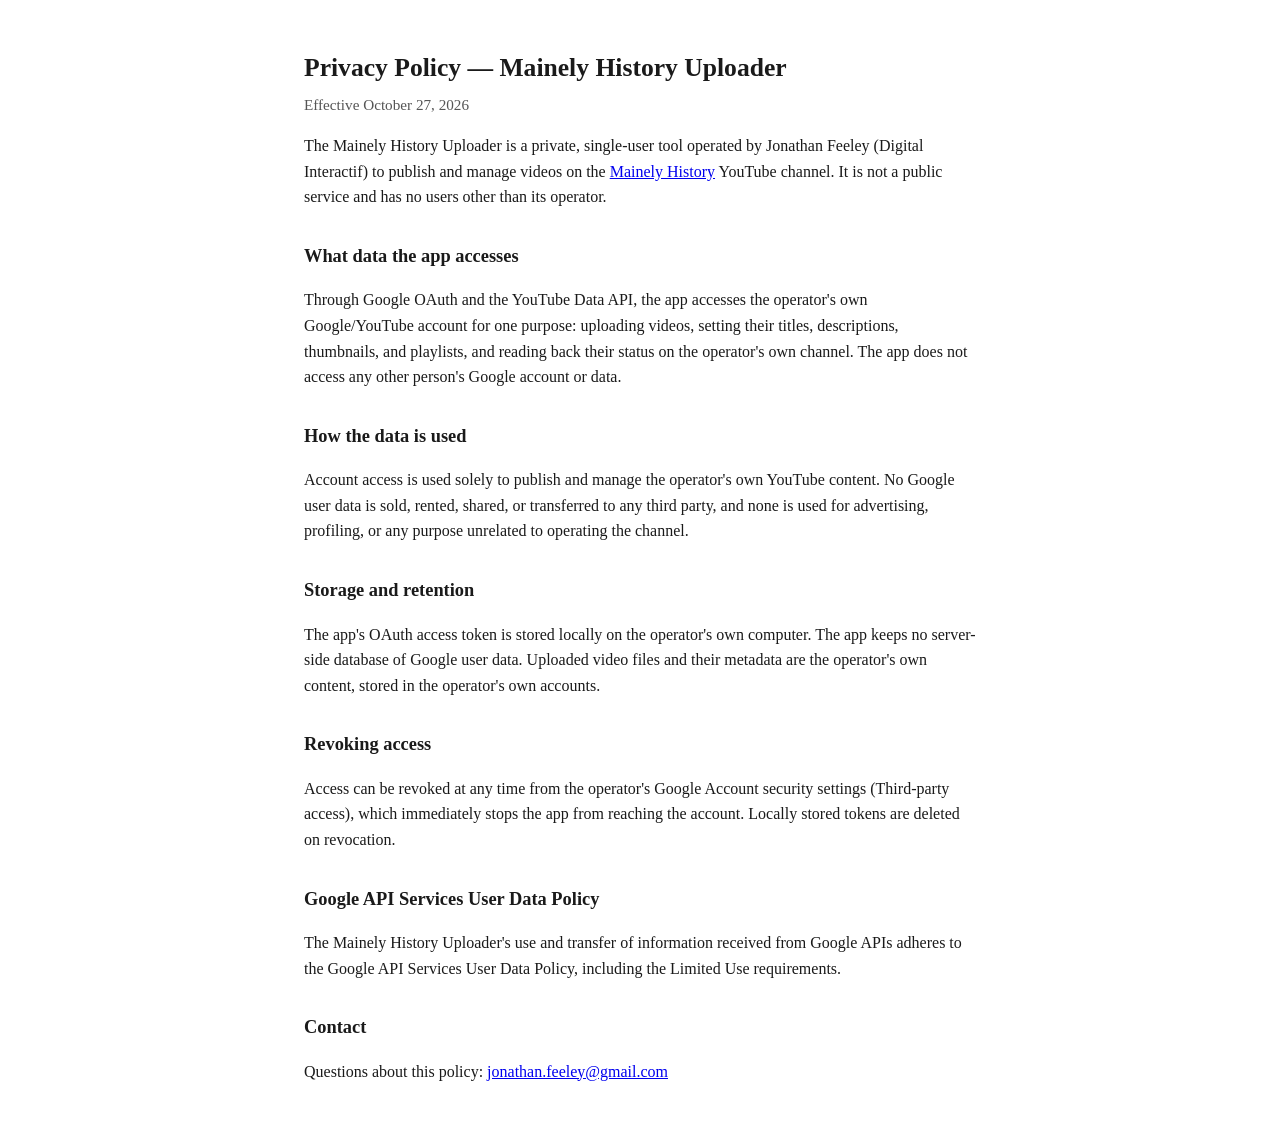
<file: web/privacy.html>
<!DOCTYPE html>
<html lang="en">
<head>
<meta charset="utf-8">
<meta name="viewport" content="width=device-width, initial-scale=1">
<title>Privacy Policy — Mainely History Uploader</title>
<style>
  body { font-family: Georgia, 'Times New Roman', serif; max-width: 42rem; margin: 3rem auto; padding: 0 1.25rem; color: #1a1a1a; line-height: 1.6; background: #fff; }
  h1 { font-size: 1.6rem; margin-bottom: 0.25rem; }
  h2 { font-size: 1.15rem; margin-top: 2rem; }
  .effective { color: #555; font-size: 0.95rem; margin-top: 0; }
</style>
</head>
<body>
<h1>Privacy Policy — Mainely History Uploader</h1>
<p class="effective">Effective October 27, 2026</p>

<p>The Mainely History Uploader is a private, single-user tool operated by Jonathan Feeley (Digital Interactif) to publish and manage videos on the <a href="https://www.youtube.com/channel/UChxH_nF3nT9U8ZU3jB2wkZQ">Mainely History</a> YouTube channel. It is not a public service and has no users other than its operator.</p>

<h2>What data the app accesses</h2>
<p>Through Google OAuth and the YouTube Data API, the app accesses the operator's own Google/YouTube account for one purpose: uploading videos, setting their titles, descriptions, thumbnails, and playlists, and reading back their status on the operator's own channel. The app does not access any other person's Google account or data.</p>

<h2>How the data is used</h2>
<p>Account access is used solely to publish and manage the operator's own YouTube content. No Google user data is sold, rented, shared, or transferred to any third party, and none is used for advertising, profiling, or any purpose unrelated to operating the channel.</p>

<h2>Storage and retention</h2>
<p>The app's OAuth access token is stored locally on the operator's own computer. The app keeps no server-side database of Google user data. Uploaded video files and their metadata are the operator's own content, stored in the operator's own accounts.</p>

<h2>Revoking access</h2>
<p>Access can be revoked at any time from the operator's Google Account security settings (Third-party access), which immediately stops the app from reaching the account. Locally stored tokens are deleted on revocation.</p>

<h2>Google API Services User Data Policy</h2>
<p>The Mainely History Uploader's use and transfer of information received from Google APIs adheres to the Google API Services User Data Policy, including the Limited Use requirements.</p>

<h2>Contact</h2>
<p>Questions about this policy: <a href="mailto:jonathan.feeley@gmail.com">jonathan.feeley@gmail.com</a></p>
</body>
</html>
</file>
